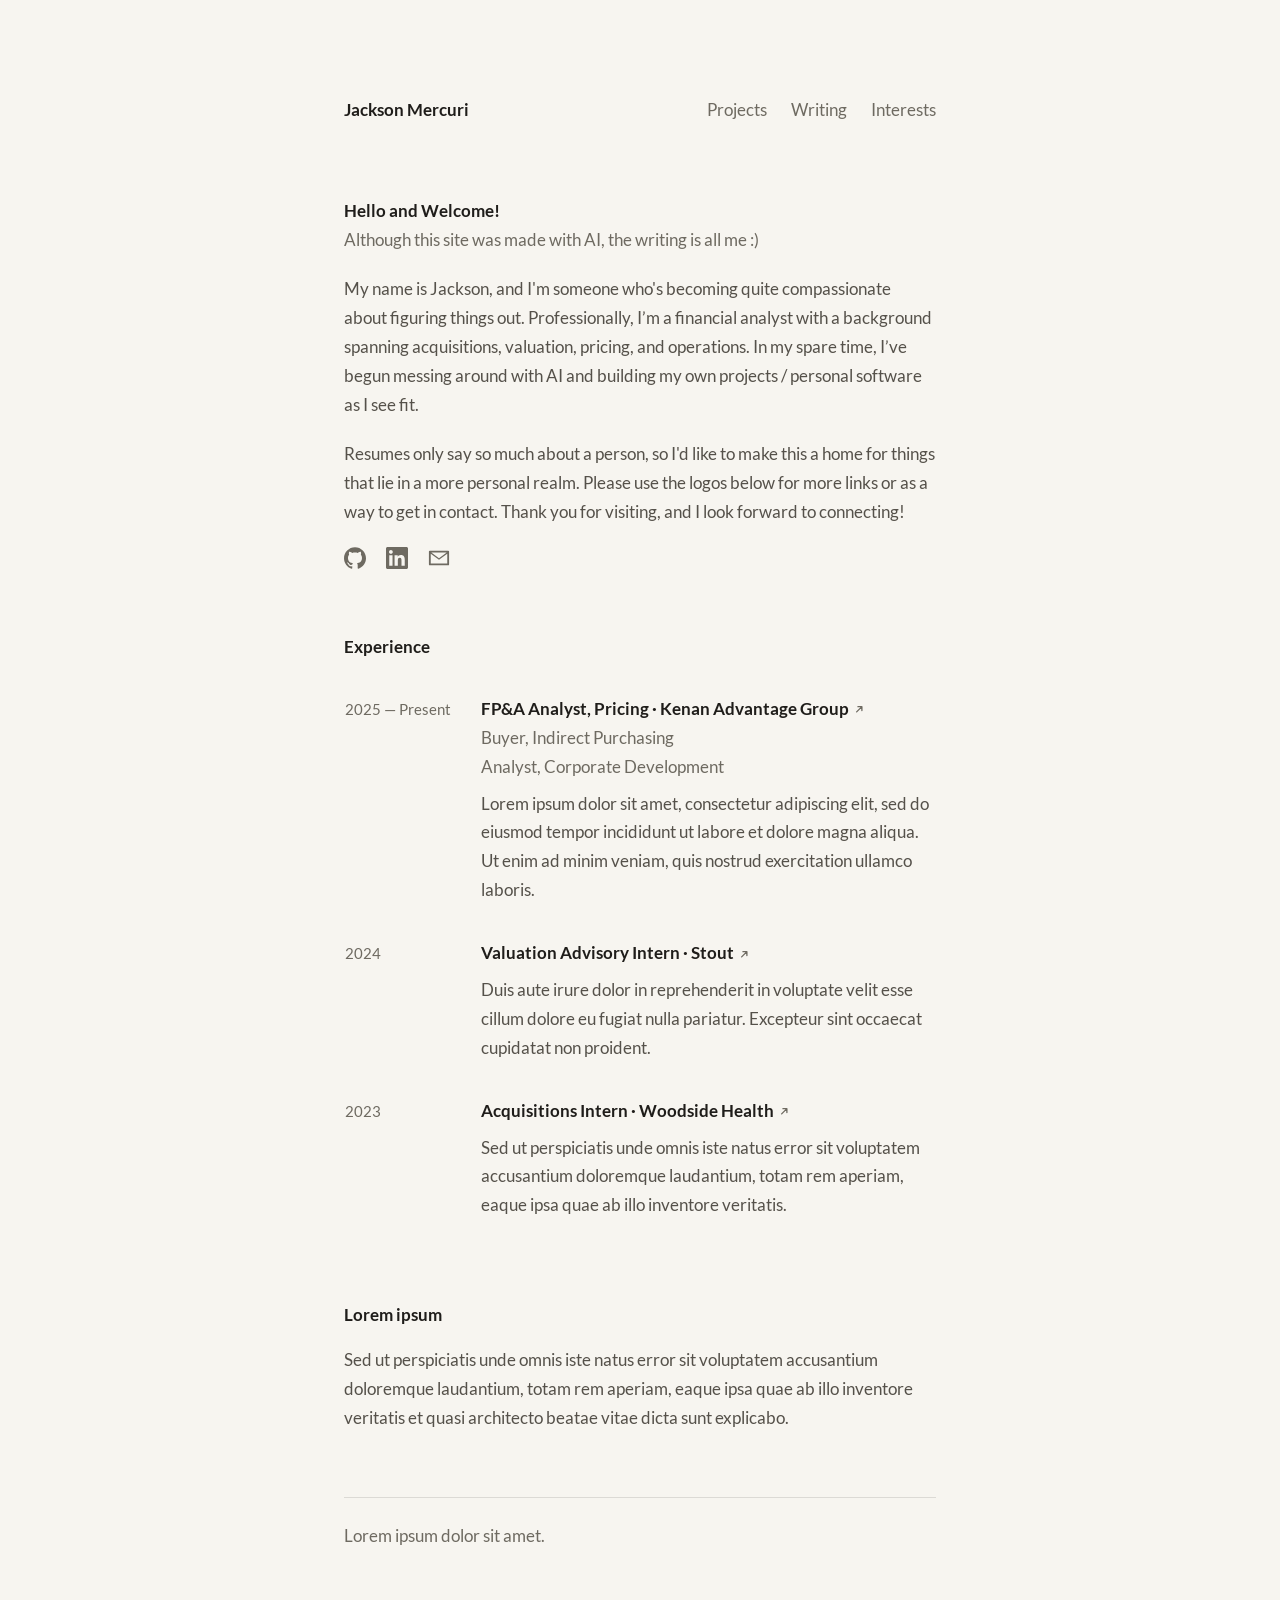
<file: public/index.html>
<!DOCTYPE html>
<html lang="en">
<head>
  <meta charset="utf-8">
  <meta name="viewport" content="width=device-width, initial-scale=1">
  <title>Jackson Mercuri</title>
  <meta name="description" content="Lorem ipsum dolor sit amet, consectetur adipiscing elit.">
  <meta name="color-scheme" content="light dark">
  <link rel="icon" href="favicon.ico" sizes="32x32">
  <link rel="icon" href="favicon.svg" type="image/svg+xml">
  <link rel="apple-touch-icon" href="apple-touch-icon.png">
  <link rel="preload" href="fonts/lato-400-normal.woff2" as="font" type="font/woff2" crossorigin>
  <link rel="preload" href="fonts/lato-700-normal.woff2" as="font" type="font/woff2" crossorigin>
  <link rel="stylesheet" href="css/style.css">
</head>
<body>
  <div class="glow" aria-hidden="true"></div>

  <div class="page">
    <header class="site-header">
      <a class="site-name" href="index.html" aria-current="page">Jackson Mercuri</a>
      <nav class="site-nav" aria-label="Main">
        <a href="projects/index.html">Projects</a>
        <a href="writing/index.html">Writing</a>
        <a href="interests.html">Interests</a>
      </nav>
    </header>

    <main>
      <section>
        <h1>Hello and Welcome!</h1>
        <p class="role">Although this site was made with AI, the writing is all me :)</p>
        <p>
          My name is Jackson, and I'm someone who's becoming quite compassionate about figuring things out.
          Professionally, I’m a financial analyst with a background spanning acquisitions, valuation, pricing, and operations.
          In my spare time, I’ve begun messing around with AI and building my own projects / personal software as I see fit.  
        </p>
        <p>
          Resumes only say so much about a person, so I'd like to make this a home for things that lie in a more personal realm.
          Please use the logos below for more links or as a way to get in contact. Thank you for visiting, and I look forward to connecting!
        </p>

        <ul class="social" role="list">
          <li>
            <a href="https://github.com/Cheeseball36" target="_blank" rel="noopener noreferrer" aria-label="GitHub (opens in new tab)">
              <svg viewBox="0 0 24 24" aria-hidden="true"><path d="M12 .297c-6.63 0-12 5.373-12 12 0 5.303 3.438 9.8 8.205 11.385.6.113.82-.258.82-.577 0-.285-.01-1.04-.015-2.04-3.338.724-4.042-1.61-4.042-1.61C4.422 18.07 3.633 17.7 3.633 17.7c-1.087-.744.084-.729.084-.729 1.205.084 1.838 1.236 1.838 1.236 1.07 1.835 2.809 1.305 3.495.998.108-.776.417-1.305.76-1.605-2.665-.3-5.466-1.332-5.466-5.93 0-1.31.465-2.38 1.235-3.22-.135-.303-.54-1.523.105-3.176 0 0 1.005-.322 3.3 1.23.96-.267 1.98-.399 3-.405 1.02.006 2.04.138 3 .405 2.28-1.552 3.285-1.23 3.285-1.23.645 1.653.24 2.873.12 3.176.765.84 1.23 1.91 1.23 3.22 0 4.61-2.805 5.625-5.475 5.92.42.36.81 1.096.81 2.22 0 1.606-.015 2.896-.015 3.286 0 .315.21.69.825.57C20.565 22.092 24 17.592 24 12.297c0-6.627-5.373-12-12-12"/></svg>
            </a>
          </li>
          <li>
            <a href="https://www.linkedin.com/in/jackson-mercuri" target="_blank" rel="noopener noreferrer" aria-label="LinkedIn (opens in new tab)">
              <svg viewBox="0 0 24 24" aria-hidden="true"><path d="M20.447 20.452h-3.554v-5.569c0-1.328-.027-3.037-1.852-3.037-1.853 0-2.136 1.445-2.136 2.939v5.667H9.351V9h3.414v1.561h.046c.477-.9 1.637-1.85 3.37-1.85 3.601 0 4.267 2.37 4.267 5.455v6.286zM5.337 7.433c-1.144 0-2.063-.926-2.063-2.065 0-1.138.92-2.063 2.063-2.063 1.14 0 2.064.925 2.064 2.063 0 1.139-.925 2.065-2.064 2.065zm1.782 13.019H3.555V9h3.564v11.452zM22.225 0H1.771C.792 0 0 .774 0 1.729v20.542C0 23.227.792 24 1.771 24h20.451C23.2 24 24 23.227 24 22.271V1.729C24 .774 23.2 0 22.222 0h.003z"/></svg>
            </a>
          </li>
          <li>
            <a href="contact/index.html" aria-label="Contact">
              <svg viewBox="0 0 24 24" aria-hidden="true"><path d="M2 4h20a1 1 0 0 1 1 1v14a1 1 0 0 1-1 1H2a1 1 0 0 1-1-1V5a1 1 0 0 1 1-1zm1.6 2 8.4 6.3L20.4 6H3.6zM21 7.25l-9 6.75-9-6.75V18h18V7.25z"/></svg>
            </a>
          </li>
        </ul>
      </section>

      <section>
        <h2>Experience</h2>
        <ol class="cards" role="list">
          <li>
            <a class="card" href="https://www.thekag.com/" target="_blank" rel="noopener noreferrer">
              <span class="card-date">2025 — Present</span>
              <span class="card-body">
                <span class="card-title">FP&amp;A Analyst, Pricing · Kenan Advantage <span class="nowrap">Group <svg class="card-arrow" viewBox="0 0 12 12" aria-hidden="true"><path d="M3 9l6-6M4.5 3H9v4.5"/></svg></span><span class="visually-hidden"> (opens in new tab)</span></span>
                <span class="card-sub">Buyer, Indirect Purchasing</span>
                <span class="card-sub">Analyst, Corporate Development</span>
                <span class="card-text">
                  Lorem ipsum dolor sit amet, consectetur adipiscing elit, sed do eiusmod
                  tempor incididunt ut labore et dolore magna aliqua. Ut enim ad minim
                  veniam, quis nostrud exercitation ullamco laboris.
                </span>
              </span>
            </a>
          </li>
          <li>
            <a class="card" href="https://www.stout.com/en/" target="_blank" rel="noopener noreferrer">
              <span class="card-date">2024</span>
              <span class="card-body">
                <span class="card-title">Valuation Advisory Intern · <span class="nowrap">Stout <svg class="card-arrow" viewBox="0 0 12 12" aria-hidden="true"><path d="M3 9l6-6M4.5 3H9v4.5"/></svg></span><span class="visually-hidden"> (opens in new tab)</span></span>
                <span class="card-text">
                  Duis aute irure dolor in reprehenderit in voluptate velit esse cillum
                  dolore eu fugiat nulla pariatur. Excepteur sint occaecat cupidatat non
                  proident.
                </span>
              </span>
            </a>
          </li>
          <li>
            <a class="card" href="https://www.woodsidehealth.com/" target="_blank" rel="noopener noreferrer">
              <span class="card-date">2023</span>
              <span class="card-body">
                <span class="card-title">Acquisitions Intern · Woodside <span class="nowrap">Health <svg class="card-arrow" viewBox="0 0 12 12" aria-hidden="true"><path d="M3 9l6-6M4.5 3H9v4.5"/></svg></span><span class="visually-hidden"> (opens in new tab)</span></span>
                <span class="card-text">
                  Sed ut perspiciatis unde omnis iste natus error sit voluptatem
                  accusantium doloremque laudantium, totam rem aperiam, eaque ipsa quae
                  ab illo inventore veritatis.
                </span>
              </span>
            </a>
          </li>
        </ol>
      </section>

      <section>
        <h2>Lorem ipsum</h2>
        <p>
          Sed ut perspiciatis unde omnis iste natus error sit voluptatem accusantium
          doloremque laudantium, totam rem aperiam, eaque ipsa quae ab illo inventore
          veritatis et quasi architecto beatae vitae dicta sunt explicabo.
        </p>
      </section>
    </main>

    <footer class="site-footer">
      Lorem ipsum dolor sit amet.
    </footer>
  </div>

  <script src="js/site.js"></script>
</body>
</html>
</file>
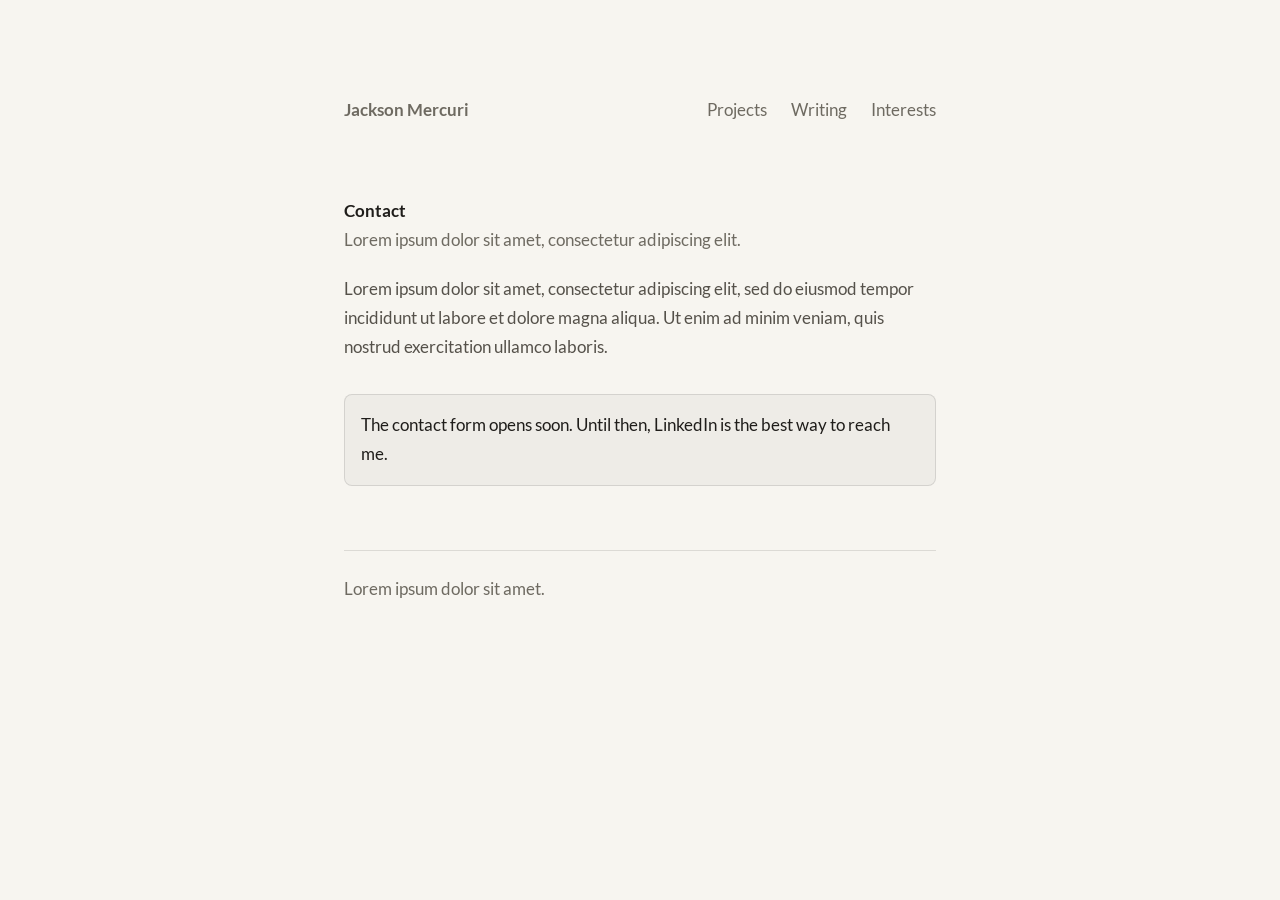
<file: public/contact/index.html>
<!DOCTYPE html>
<html lang="en">
<head>
  <meta charset="utf-8">
  <meta name="viewport" content="width=device-width, initial-scale=1">
  <title>Contact · Jackson Mercuri</title>
  <meta name="description" content="Lorem ipsum dolor sit amet, consectetur adipiscing elit.">
  <meta name="color-scheme" content="light dark">
  <meta name="robots" content="noindex">
  <link rel="icon" href="../favicon.ico" sizes="32x32">
  <link rel="icon" href="../favicon.svg" type="image/svg+xml">
  <link rel="apple-touch-icon" href="../apple-touch-icon.png">
  <link rel="preload" href="../fonts/lato-400-normal.woff2" as="font" type="font/woff2" crossorigin>
  <link rel="preload" href="../fonts/lato-700-normal.woff2" as="font" type="font/woff2" crossorigin>
  <link rel="stylesheet" href="../css/style.css">
</head>
<body>
  <div class="glow" aria-hidden="true"></div>

  <div class="page">
    <header class="site-header">
      <a class="site-name" href="../index.html">Jackson Mercuri</a>
      <nav class="site-nav" aria-label="Main">
        <a href="../projects/index.html">Projects</a>
        <a href="../writing/index.html">Writing</a>
        <a href="../interests.html">Interests</a>
      </nav>
    </header>

    <main>
      <section>
        <h1>Contact</h1>
        <p class="meta">Lorem ipsum dolor sit amet, consectetur adipiscing elit.</p>
        <p>Lorem ipsum dolor sit amet, consectetur adipiscing elit, sed do eiusmod tempor incididunt ut labore et dolore magna aliqua. Ut enim ad minim veniam, quis nostrud exercitation ullamco laboris.</p>

        <!-- Until email sending is approved: the note shows and the form is hidden.
             To open the form, delete this note and the word "hidden" below. -->
        <p class="form-closed">The contact form opens soon. Until then, LinkedIn is the best way to reach me.</p>

        <!-- Root-relative on purpose: the form program lives at the server root. -->
        <form class="contact-form" action="/cgi-bin/contact" method="post" hidden>
          <div class="field">
            <label for="name">Your name</label>
            <input id="name" name="name" type="text" required maxlength="50" autocomplete="name">
          </div>

          <div class="field">
            <label for="email">Your email</label>
            <input id="email" name="email" type="email" required maxlength="254" autocomplete="email" spellcheck="false">
            <p class="hint">My reply goes here, so it needs to be real.</p>
          </div>

          <div class="field">
            <label for="where">Where are you? <span class="optional">(optional)</span></label>
            <input id="where" name="where" type="text" maxlength="60" placeholder="City, country">
          </div>

          <div class="field">
            <label for="human">What is my last name?</label>
            <input id="human" name="human" type="text" required maxlength="40" autocomplete="off" spellcheck="false">
            <p class="hint">Proves you're a person, not a bot.</p>
          </div>

          <!-- Trap for bots: hidden from people and screen readers. Anything typed here is rejected. -->
          <div class="trap" aria-hidden="true">
            <label for="hp_x7">Leave this empty</label>
            <input id="hp_x7" name="hp_x7" type="text" tabindex="-1" autocomplete="off">
          </div>

          <button class="button" type="submit">Send</button>
        </form>
      </section>
    </main>

    <footer class="site-footer">
      Lorem ipsum dolor sit amet.
    </footer>
  </div>

  <script src="../js/site.js"></script>
</body>
</html>
</file>
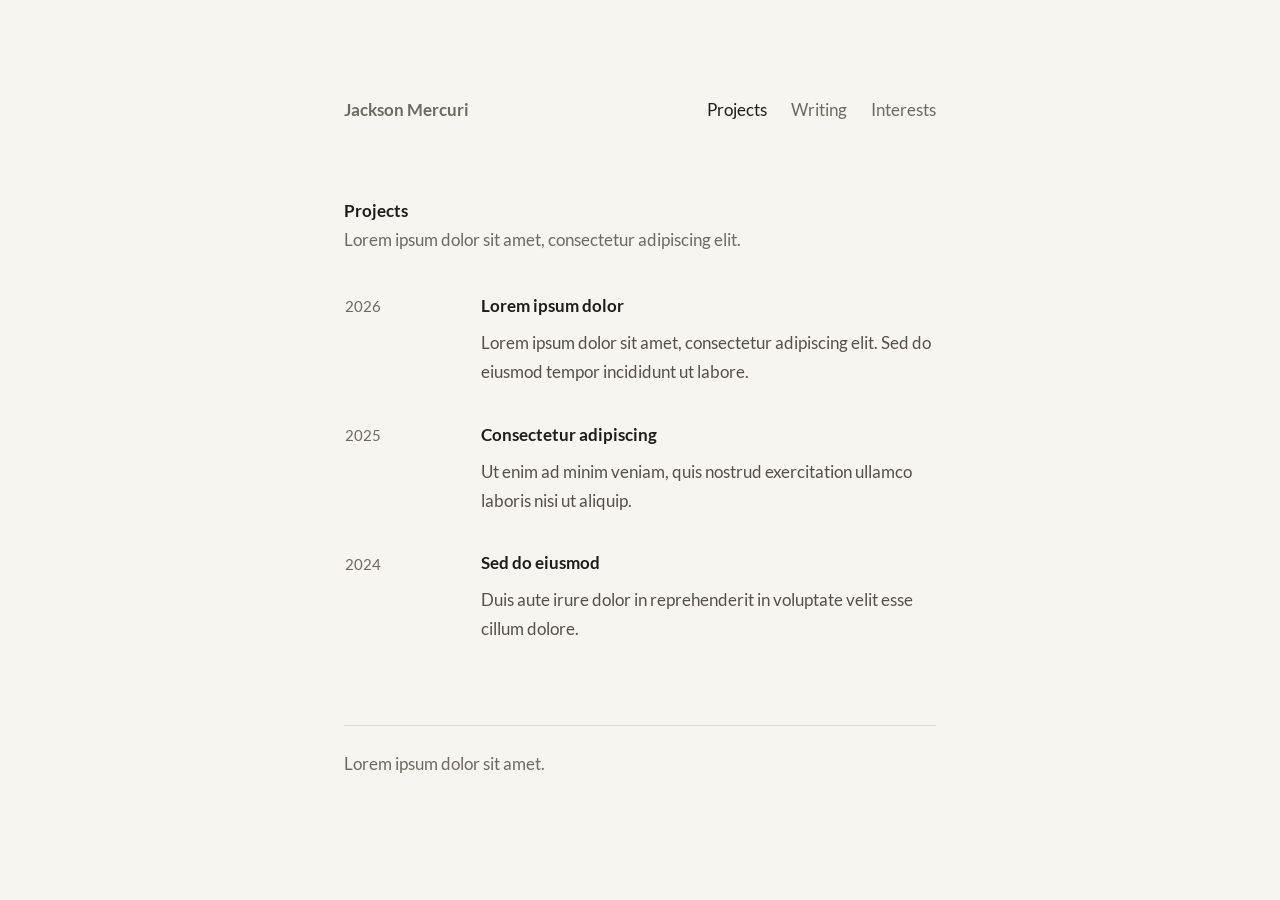
<file: public/projects/index.html>
<!DOCTYPE html>
<html lang="en">
<head>
  <meta charset="utf-8">
  <meta name="viewport" content="width=device-width, initial-scale=1">
  <title>Projects · Jackson Mercuri</title>
  <meta name="description" content="Lorem ipsum dolor sit amet, consectetur adipiscing elit.">
  <meta name="color-scheme" content="light dark">
  <link rel="icon" href="../favicon.ico" sizes="32x32">
  <link rel="icon" href="../favicon.svg" type="image/svg+xml">
  <link rel="apple-touch-icon" href="../apple-touch-icon.png">
  <link rel="preload" href="../fonts/lato-400-normal.woff2" as="font" type="font/woff2" crossorigin>
  <link rel="preload" href="../fonts/lato-700-normal.woff2" as="font" type="font/woff2" crossorigin>
  <link rel="stylesheet" href="../css/style.css">
</head>
<body>
  <div class="glow" aria-hidden="true"></div>

  <div class="page">
    <header class="site-header">
      <a class="site-name" href="../index.html">Jackson Mercuri</a>
      <nav class="site-nav" aria-label="Main">
        <a href="../projects/index.html" aria-current="page">Projects</a>
        <a href="../writing/index.html">Writing</a>
        <a href="../interests.html">Interests</a>
      </nav>
    </header>

    <main>
      <section>
        <h1>Projects</h1>
        <p class="meta">Lorem ipsum dolor sit amet, consectetur adipiscing elit.</p>
        <ol class="cards" role="list">
          <li>
            <a class="card" href="example.html">
              <span class="card-date">2026</span>
              <span class="card-body">
                <span class="card-title">Lorem ipsum dolor</span>
                <span class="card-text">Lorem ipsum dolor sit amet, consectetur adipiscing elit. Sed do eiusmod tempor incididunt ut labore.</span>
              </span>
            </a>
          </li>
          <li>
            <a class="card" href="example.html">
              <span class="card-date">2025</span>
              <span class="card-body">
                <span class="card-title">Consectetur adipiscing</span>
                <span class="card-text">Ut enim ad minim veniam, quis nostrud exercitation ullamco laboris nisi ut aliquip.</span>
              </span>
            </a>
          </li>
          <li>
            <a class="card" href="example.html">
              <span class="card-date">2024</span>
              <span class="card-body">
                <span class="card-title">Sed do eiusmod</span>
                <span class="card-text">Duis aute irure dolor in reprehenderit in voluptate velit esse cillum dolore.</span>
              </span>
            </a>
          </li>
        </ol>
      </section>
    </main>

    <footer class="site-footer">
      Lorem ipsum dolor sit amet.
    </footer>
  </div>

  <script src="../js/site.js"></script>
</body>
</html>
</file>
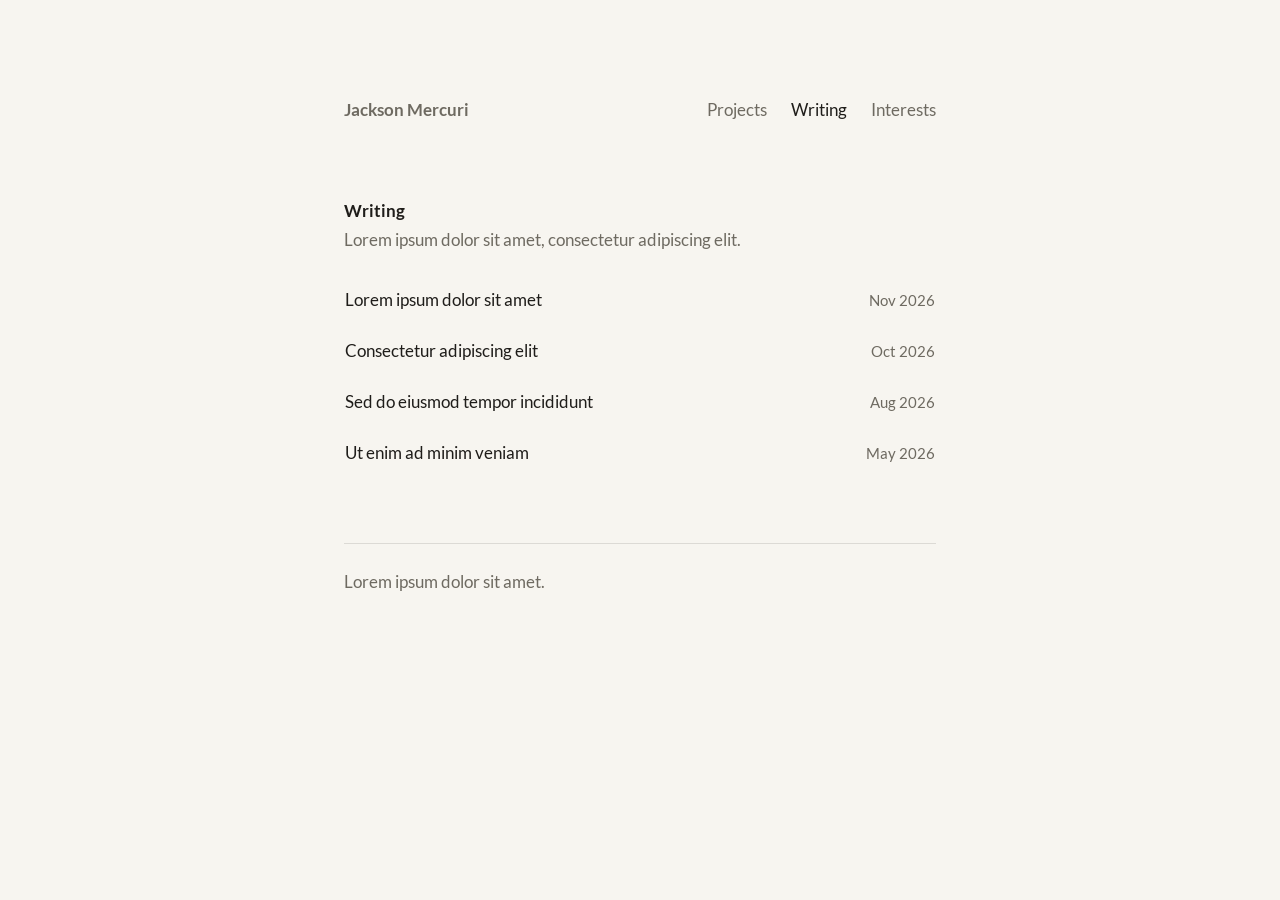
<file: public/writing/index.html>
<!DOCTYPE html>
<html lang="en">
<head>
  <meta charset="utf-8">
  <meta name="viewport" content="width=device-width, initial-scale=1">
  <title>Writing · Jackson Mercuri</title>
  <meta name="description" content="Lorem ipsum dolor sit amet, consectetur adipiscing elit.">
  <meta name="color-scheme" content="light dark">
  <link rel="icon" href="../favicon.ico" sizes="32x32">
  <link rel="icon" href="../favicon.svg" type="image/svg+xml">
  <link rel="apple-touch-icon" href="../apple-touch-icon.png">
  <link rel="preload" href="../fonts/lato-400-normal.woff2" as="font" type="font/woff2" crossorigin>
  <link rel="preload" href="../fonts/lato-700-normal.woff2" as="font" type="font/woff2" crossorigin>
  <link rel="stylesheet" href="../css/style.css">
</head>
<body>
  <div class="glow" aria-hidden="true"></div>

  <div class="page">
    <header class="site-header">
      <a class="site-name" href="../index.html">Jackson Mercuri</a>
      <nav class="site-nav" aria-label="Main">
        <a href="../projects/index.html">Projects</a>
        <a href="../writing/index.html" aria-current="page">Writing</a>
        <a href="../interests.html">Interests</a>
      </nav>
    </header>

    <main>
      <section>
        <h1>Writing</h1>
        <p class="meta">Lorem ipsum dolor sit amet, consectetur adipiscing elit.</p>
        <ol class="rows" role="list">
          <li>
            <a class="row" href="example.html">
              <span class="row-title">Lorem ipsum dolor sit amet</span>
              <span class="row-meta">Nov 2026</span>
            </a>
          </li>
          <li>
            <a class="row" href="example.html">
              <span class="row-title">Consectetur adipiscing elit</span>
              <span class="row-meta">Oct 2026</span>
            </a>
          </li>
          <li>
            <a class="row" href="example.html">
              <span class="row-title">Sed do eiusmod tempor incididunt</span>
              <span class="row-meta">Aug 2026</span>
            </a>
          </li>
          <li>
            <a class="row" href="example.html">
              <span class="row-title">Ut enim ad minim veniam</span>
              <span class="row-meta">May 2026</span>
            </a>
          </li>
        </ol>
      </section>
    </main>

    <footer class="site-footer">
      Lorem ipsum dolor sit amet.
    </footer>
  </div>

  <script src="../js/site.js"></script>
</body>
</html>
</file>
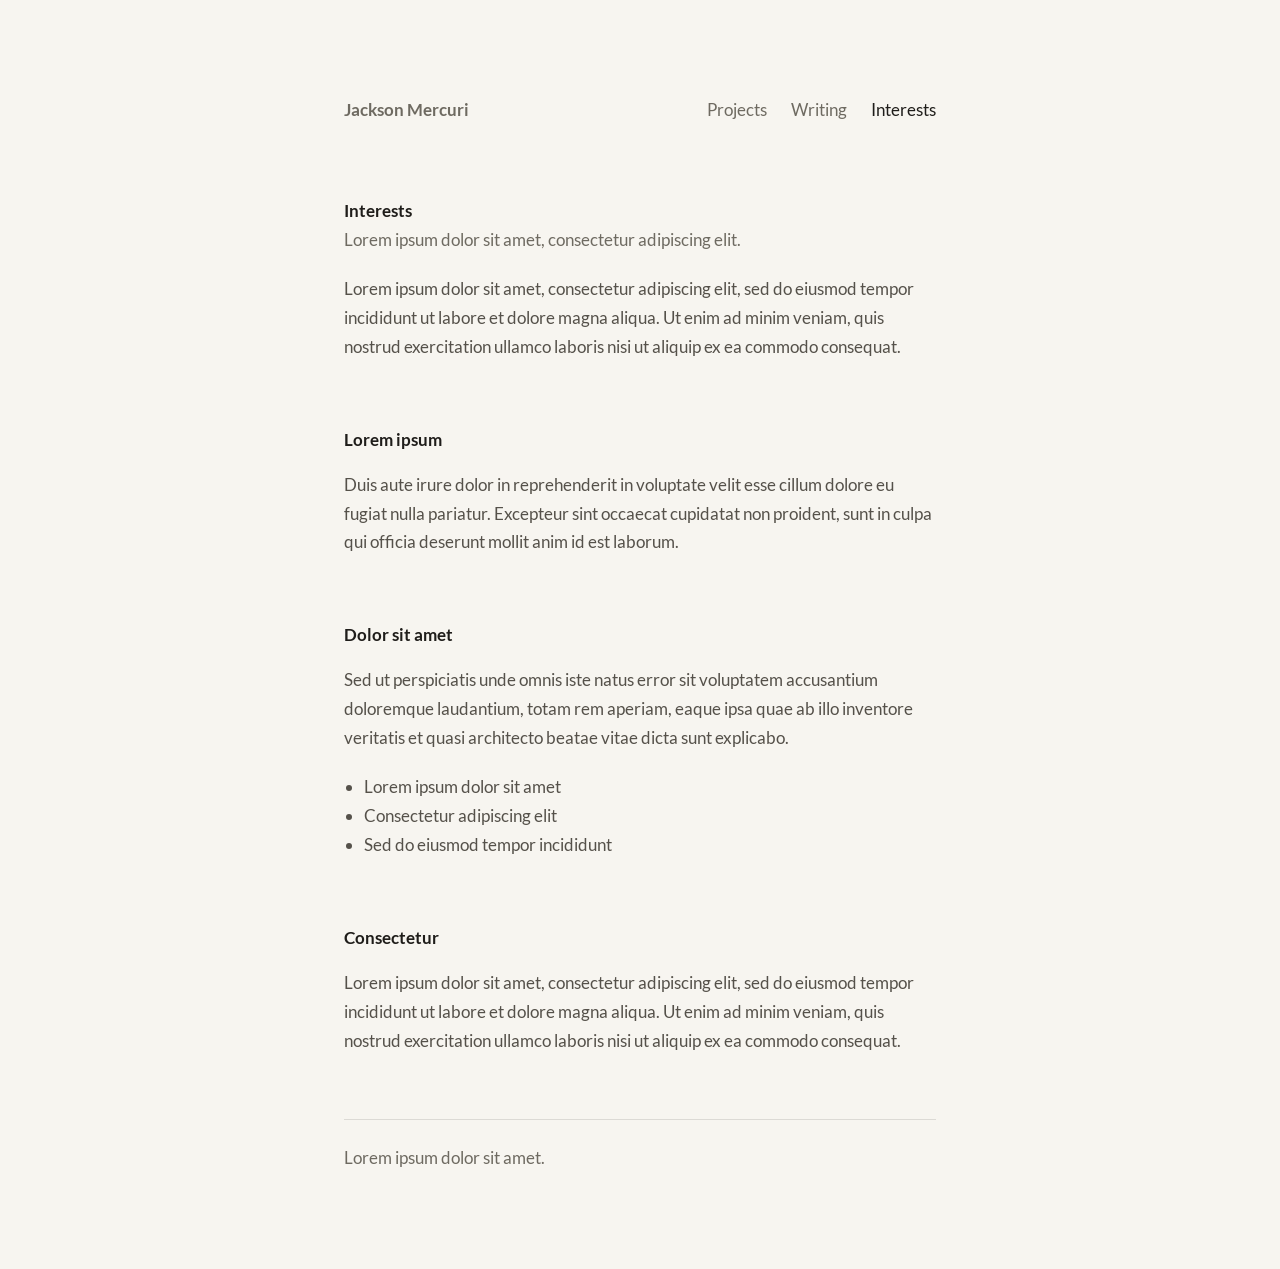
<file: public/interests.html>
<!DOCTYPE html>
<html lang="en">
<head>
  <meta charset="utf-8">
  <meta name="viewport" content="width=device-width, initial-scale=1">
  <title>Interests · Jackson Mercuri</title>
  <meta name="description" content="Lorem ipsum dolor sit amet, consectetur adipiscing elit.">
  <meta name="color-scheme" content="light dark">
  <link rel="icon" href="favicon.ico" sizes="32x32">
  <link rel="icon" href="favicon.svg" type="image/svg+xml">
  <link rel="apple-touch-icon" href="apple-touch-icon.png">
  <link rel="preload" href="fonts/lato-400-normal.woff2" as="font" type="font/woff2" crossorigin>
  <link rel="preload" href="fonts/lato-700-normal.woff2" as="font" type="font/woff2" crossorigin>
  <link rel="stylesheet" href="css/style.css">
</head>
<body>
  <div class="glow" aria-hidden="true"></div>

  <div class="page">
    <header class="site-header">
      <a class="site-name" href="index.html">Jackson Mercuri</a>
      <nav class="site-nav" aria-label="Main">
        <a href="projects/index.html">Projects</a>
        <a href="writing/index.html">Writing</a>
        <a href="interests.html" aria-current="page">Interests</a>
      </nav>
    </header>

    <main>
      <section>
        <h1>Interests</h1>
        <p class="meta">Lorem ipsum dolor sit amet, consectetur adipiscing elit.</p>
        <p>Lorem ipsum dolor sit amet, consectetur adipiscing elit, sed do eiusmod tempor incididunt ut labore et dolore magna aliqua. Ut enim ad minim veniam, quis nostrud exercitation ullamco laboris nisi ut aliquip ex ea commodo consequat.</p>
      </section>

      <section>
        <h2>Lorem ipsum</h2>
        <p>Duis aute irure dolor in reprehenderit in voluptate velit esse cillum dolore eu fugiat nulla pariatur. Excepteur sint occaecat cupidatat non proident, sunt in culpa qui officia deserunt mollit anim id est laborum.</p>
      </section>

      <section>
        <h2>Dolor sit amet</h2>
        <p>Sed ut perspiciatis unde omnis iste natus error sit voluptatem accusantium doloremque laudantium, totam rem aperiam, eaque ipsa quae ab illo inventore veritatis et quasi architecto beatae vitae dicta sunt explicabo.</p>
        <ul>
          <li>Lorem ipsum dolor sit amet</li>
          <li>Consectetur adipiscing elit</li>
          <li>Sed do eiusmod tempor incididunt</li>
        </ul>
      </section>

      <section>
        <h2>Consectetur</h2>
        <p>Lorem ipsum dolor sit amet, consectetur adipiscing elit, sed do eiusmod tempor incididunt ut labore et dolore magna aliqua. Ut enim ad minim veniam, quis nostrud exercitation ullamco laboris nisi ut aliquip ex ea commodo consequat.</p>
      </section>
    </main>

    <footer class="site-footer">
      Lorem ipsum dolor sit amet.
    </footer>
  </div>

  <script src="js/site.js"></script>
</body>
</html>
</file>
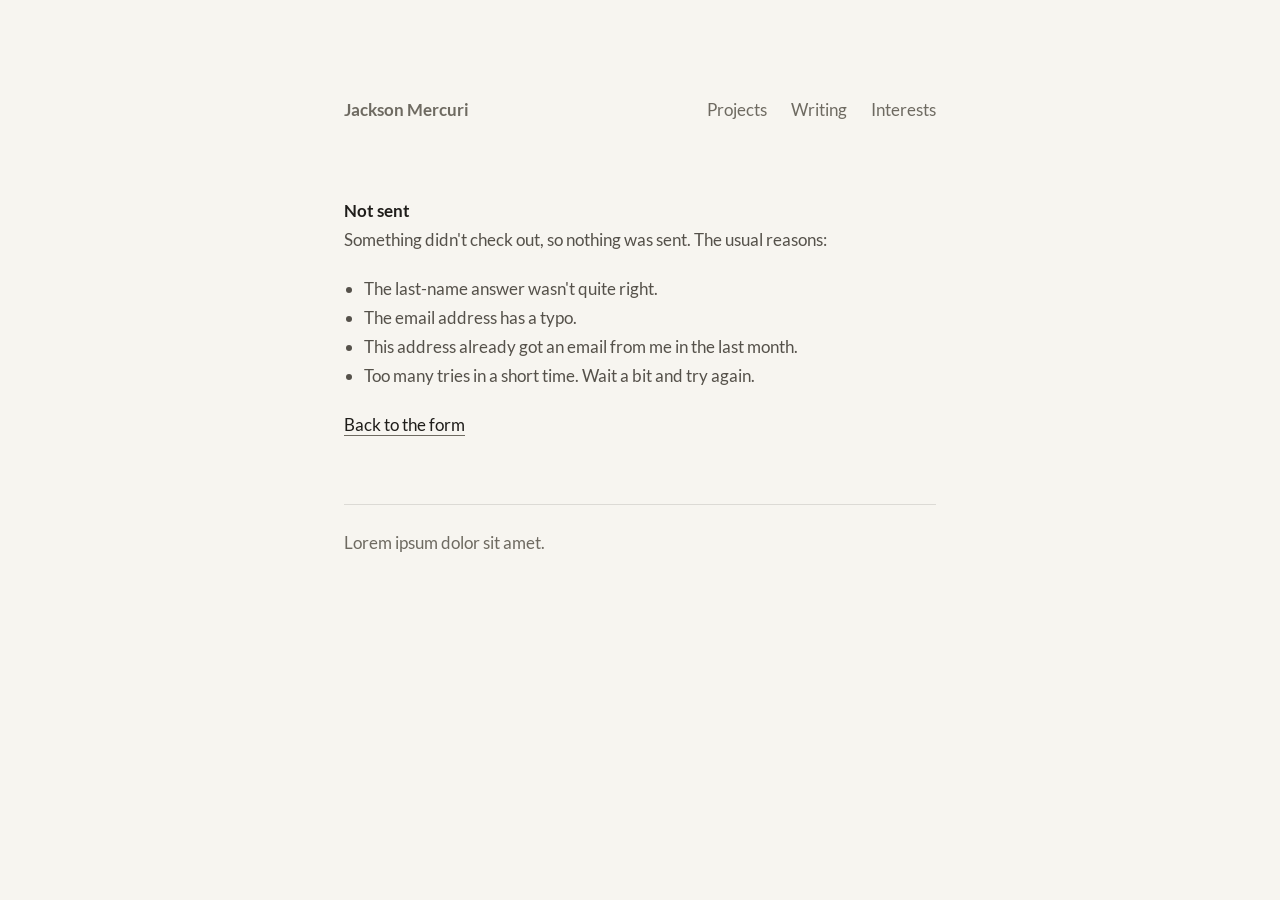
<file: public/contact/not-sent.html>
<!DOCTYPE html>
<html lang="en">
<head>
  <meta charset="utf-8">
  <meta name="viewport" content="width=device-width, initial-scale=1">
  <title>Not sent · Jackson Mercuri</title>
  <meta name="description" content="Lorem ipsum dolor sit amet, consectetur adipiscing elit.">
  <meta name="color-scheme" content="light dark">
  <meta name="robots" content="noindex">
  <link rel="icon" href="../favicon.ico" sizes="32x32">
  <link rel="icon" href="../favicon.svg" type="image/svg+xml">
  <link rel="apple-touch-icon" href="../apple-touch-icon.png">
  <link rel="preload" href="../fonts/lato-400-normal.woff2" as="font" type="font/woff2" crossorigin>
  <link rel="preload" href="../fonts/lato-700-normal.woff2" as="font" type="font/woff2" crossorigin>
  <link rel="stylesheet" href="../css/style.css">
</head>
<body>
  <div class="glow" aria-hidden="true"></div>

  <div class="page">
    <header class="site-header">
      <a class="site-name" href="../index.html">Jackson Mercuri</a>
      <nav class="site-nav" aria-label="Main">
        <a href="../projects/index.html">Projects</a>
        <a href="../writing/index.html">Writing</a>
        <a href="../interests.html">Interests</a>
      </nav>
    </header>

    <main>
      <section>
        <h1>Not sent</h1>
        <p>Something didn't check out, so nothing was sent. The usual reasons:</p>
        <ul>
          <li>The last-name answer wasn't quite right.</li>
          <li>The email address has a typo.</li>
          <li>This address already got an email from me in the last month.</li>
          <li>Too many tries in a short time. Wait a bit and try again.</li>
        </ul>
        <p><a href="index.html">Back to the form</a></p>
      </section>
    </main>

    <footer class="site-footer">
      Lorem ipsum dolor sit amet.
    </footer>
  </div>

  <script src="../js/site.js"></script>
</body>
</html>
</file>
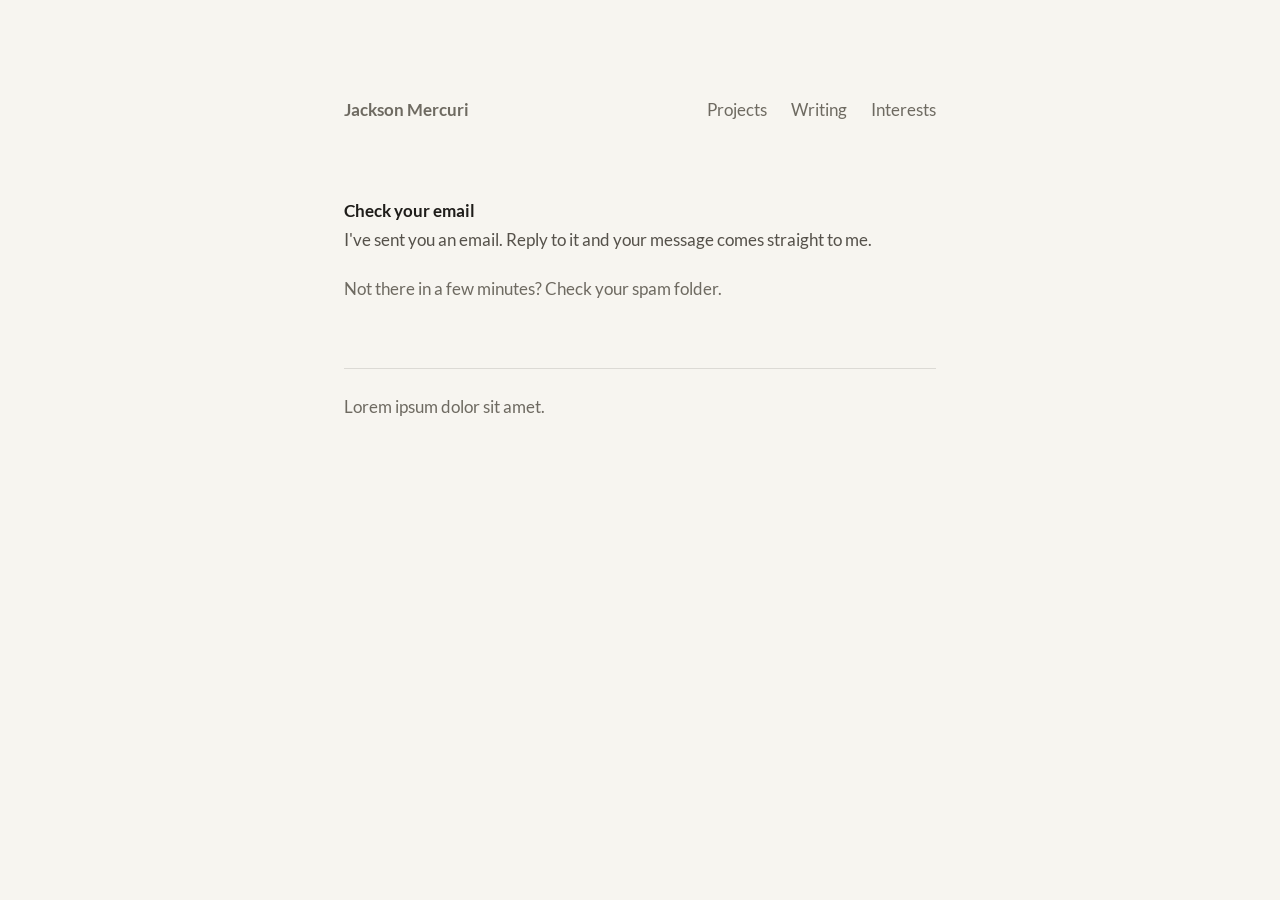
<file: public/contact/sent.html>
<!DOCTYPE html>
<html lang="en">
<head>
  <meta charset="utf-8">
  <meta name="viewport" content="width=device-width, initial-scale=1">
  <title>Check your email · Jackson Mercuri</title>
  <meta name="description" content="Lorem ipsum dolor sit amet, consectetur adipiscing elit.">
  <meta name="color-scheme" content="light dark">
  <meta name="robots" content="noindex">
  <link rel="icon" href="../favicon.ico" sizes="32x32">
  <link rel="icon" href="../favicon.svg" type="image/svg+xml">
  <link rel="apple-touch-icon" href="../apple-touch-icon.png">
  <link rel="preload" href="../fonts/lato-400-normal.woff2" as="font" type="font/woff2" crossorigin>
  <link rel="preload" href="../fonts/lato-700-normal.woff2" as="font" type="font/woff2" crossorigin>
  <link rel="stylesheet" href="../css/style.css">
</head>
<body>
  <div class="glow" aria-hidden="true"></div>

  <div class="page">
    <header class="site-header">
      <a class="site-name" href="../index.html">Jackson Mercuri</a>
      <nav class="site-nav" aria-label="Main">
        <a href="../projects/index.html">Projects</a>
        <a href="../writing/index.html">Writing</a>
        <a href="../interests.html">Interests</a>
      </nav>
    </header>

    <main>
      <section>
        <h1>Check your email</h1>
        <p>I've sent you an email. Reply to it and your message comes straight to me.</p>
        <p class="meta">Not there in a few minutes? Check your spam folder.</p>
      </section>
    </main>

    <footer class="site-footer">
      Lorem ipsum dolor sit amet.
    </footer>
  </div>

  <script src="../js/site.js"></script>
</body>
</html>
</file>
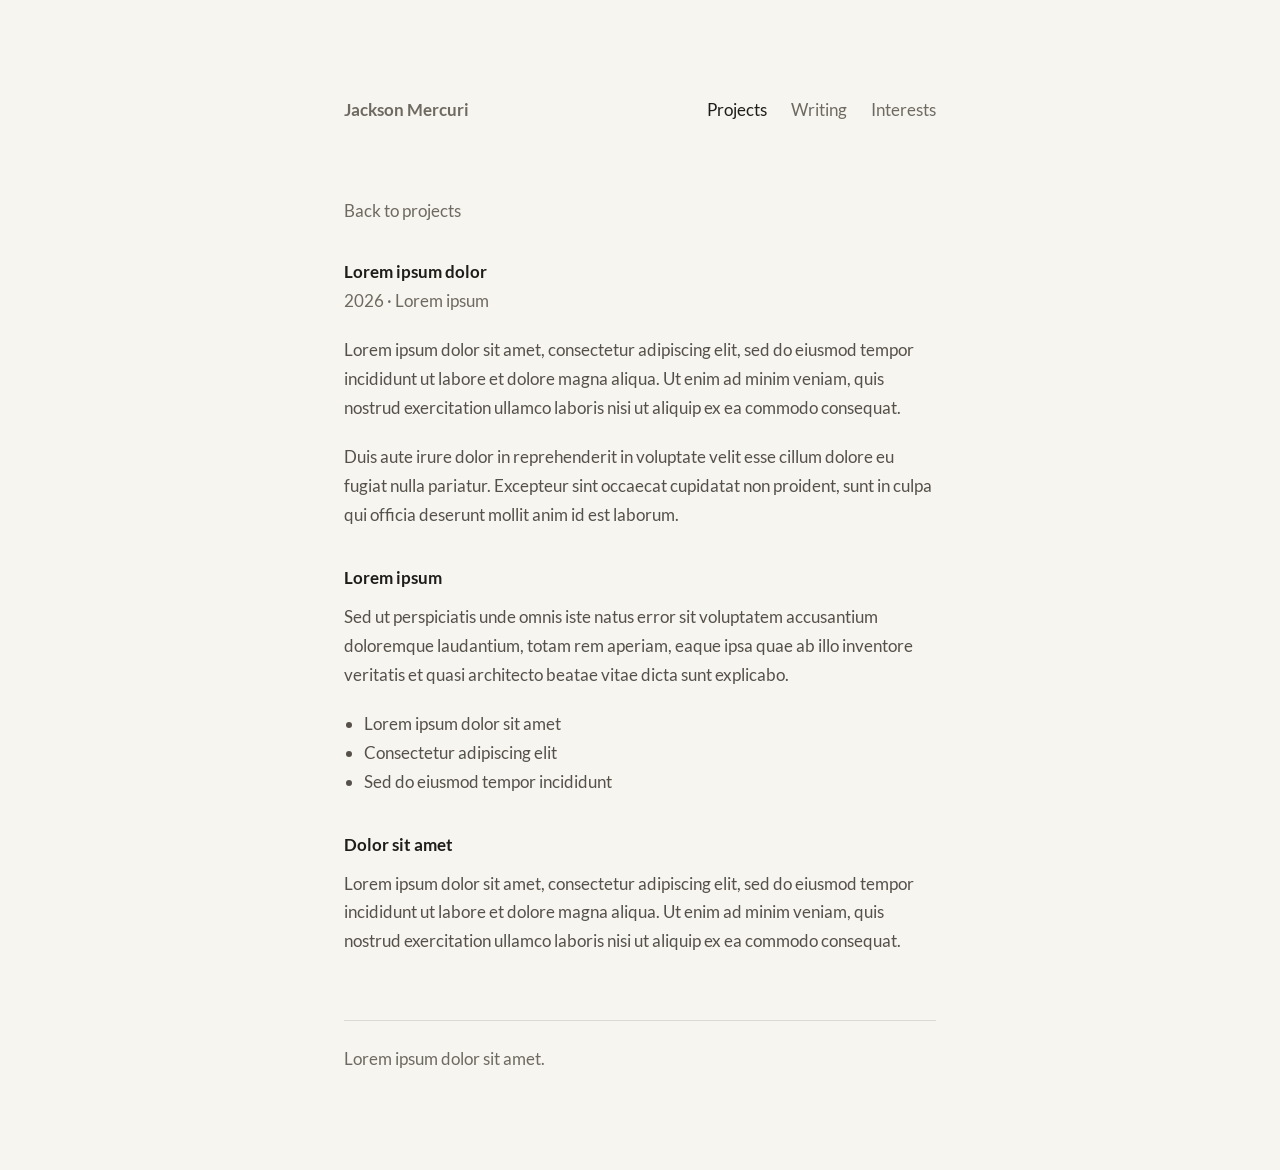
<file: public/projects/example.html>
<!DOCTYPE html>
<html lang="en">
<head>
  <meta charset="utf-8">
  <meta name="viewport" content="width=device-width, initial-scale=1">
  <title>Lorem ipsum dolor · Jackson Mercuri</title>
  <meta name="description" content="Lorem ipsum dolor sit amet, consectetur adipiscing elit.">
  <meta name="color-scheme" content="light dark">
  <link rel="icon" href="../favicon.ico" sizes="32x32">
  <link rel="icon" href="../favicon.svg" type="image/svg+xml">
  <link rel="apple-touch-icon" href="../apple-touch-icon.png">
  <link rel="preload" href="../fonts/lato-400-normal.woff2" as="font" type="font/woff2" crossorigin>
  <link rel="preload" href="../fonts/lato-700-normal.woff2" as="font" type="font/woff2" crossorigin>
  <link rel="stylesheet" href="../css/style.css">
</head>
<body>
  <div class="glow" aria-hidden="true"></div>

  <div class="page">
    <header class="site-header">
      <a class="site-name" href="../index.html">Jackson Mercuri</a>
      <nav class="site-nav" aria-label="Main">
        <a href="../projects/index.html" aria-current="page">Projects</a>
        <a href="../writing/index.html">Writing</a>
        <a href="../interests.html">Interests</a>
      </nav>
    </header>

    <main>
      <article>
        <a class="back" href="index.html">Back to projects</a>
        <h1>Lorem ipsum dolor</h1>
        <p class="meta">2026 · Lorem ipsum</p>
        <p>Lorem ipsum dolor sit amet, consectetur adipiscing elit, sed do eiusmod tempor incididunt ut labore et dolore magna aliqua. Ut enim ad minim veniam, quis nostrud exercitation ullamco laboris nisi ut aliquip ex ea commodo consequat.</p>
        <p>Duis aute irure dolor in reprehenderit in voluptate velit esse cillum dolore eu fugiat nulla pariatur. Excepteur sint occaecat cupidatat non proident, sunt in culpa qui officia deserunt mollit anim id est laborum.</p>
        <h2>Lorem ipsum</h2>
        <p>Sed ut perspiciatis unde omnis iste natus error sit voluptatem accusantium doloremque laudantium, totam rem aperiam, eaque ipsa quae ab illo inventore veritatis et quasi architecto beatae vitae dicta sunt explicabo.</p>
        <ul>
          <li>Lorem ipsum dolor sit amet</li>
          <li>Consectetur adipiscing elit</li>
          <li>Sed do eiusmod tempor incididunt</li>
        </ul>
        <h2>Dolor sit amet</h2>
        <p>Lorem ipsum dolor sit amet, consectetur adipiscing elit, sed do eiusmod tempor incididunt ut labore et dolore magna aliqua. Ut enim ad minim veniam, quis nostrud exercitation ullamco laboris nisi ut aliquip ex ea commodo consequat.</p>
      </article>
    </main>

    <footer class="site-footer">
      Lorem ipsum dolor sit amet.
    </footer>
  </div>

  <script src="../js/site.js"></script>
</body>
</html>
</file>
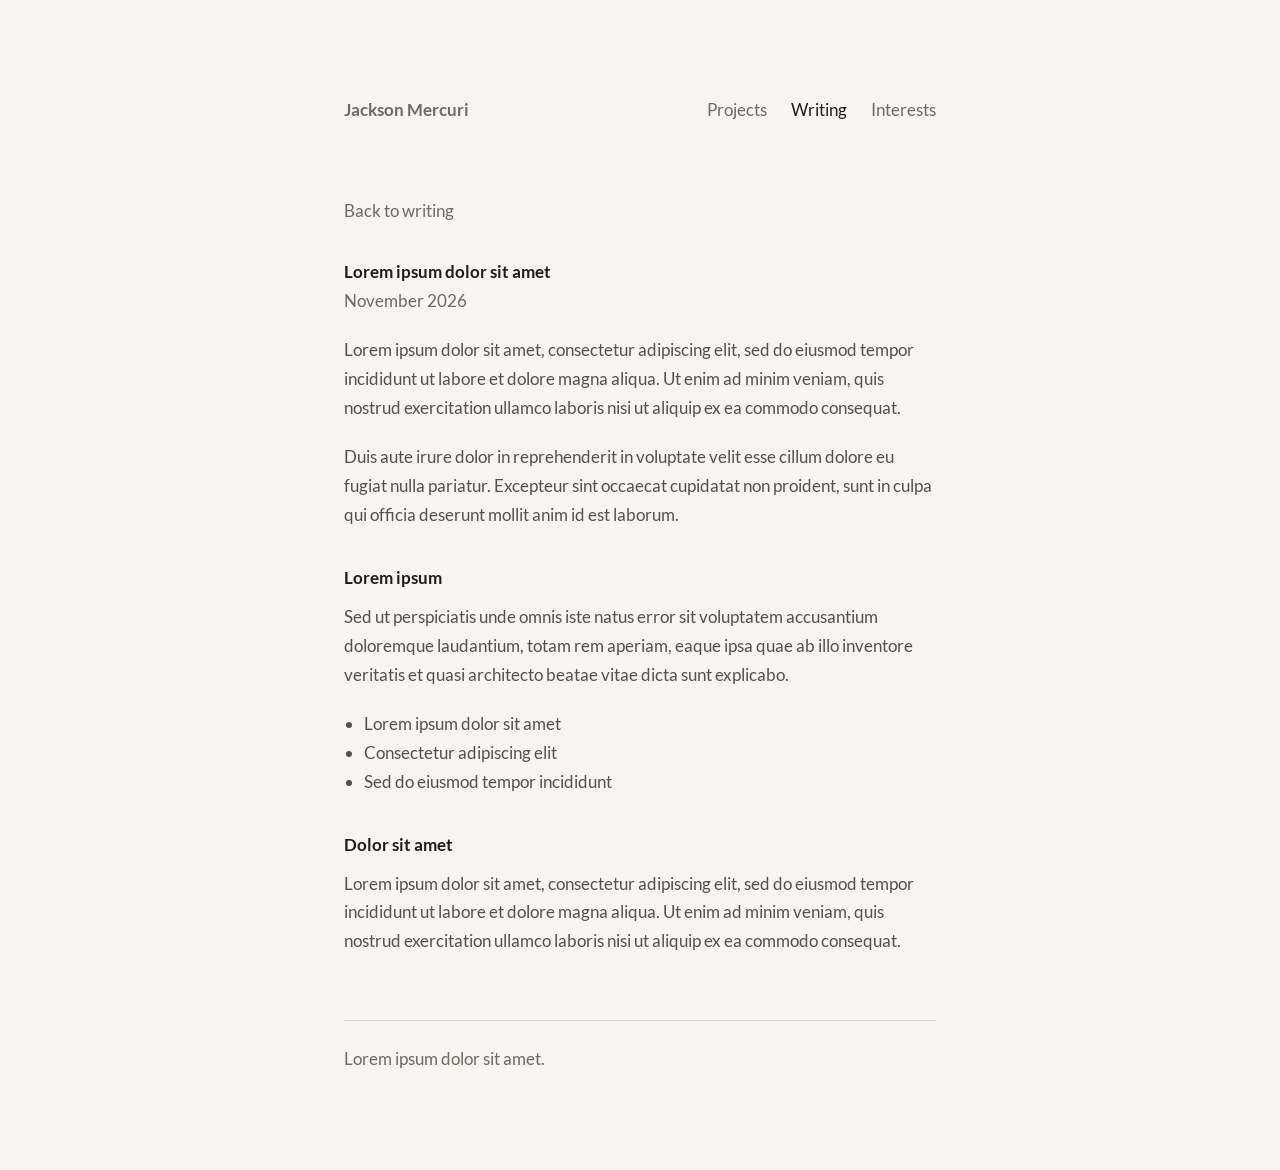
<file: public/writing/example.html>
<!DOCTYPE html>
<html lang="en">
<head>
  <meta charset="utf-8">
  <meta name="viewport" content="width=device-width, initial-scale=1">
  <title>Lorem ipsum dolor sit amet · Jackson Mercuri</title>
  <meta name="description" content="Lorem ipsum dolor sit amet, consectetur adipiscing elit.">
  <meta name="color-scheme" content="light dark">
  <link rel="icon" href="../favicon.ico" sizes="32x32">
  <link rel="icon" href="../favicon.svg" type="image/svg+xml">
  <link rel="apple-touch-icon" href="../apple-touch-icon.png">
  <link rel="preload" href="../fonts/lato-400-normal.woff2" as="font" type="font/woff2" crossorigin>
  <link rel="preload" href="../fonts/lato-700-normal.woff2" as="font" type="font/woff2" crossorigin>
  <link rel="stylesheet" href="../css/style.css">
</head>
<body>
  <div class="glow" aria-hidden="true"></div>

  <div class="page">
    <header class="site-header">
      <a class="site-name" href="../index.html">Jackson Mercuri</a>
      <nav class="site-nav" aria-label="Main">
        <a href="../projects/index.html">Projects</a>
        <a href="../writing/index.html" aria-current="page">Writing</a>
        <a href="../interests.html">Interests</a>
      </nav>
    </header>

    <main>
      <article>
        <a class="back" href="index.html">Back to writing</a>
        <h1>Lorem ipsum dolor sit amet</h1>
        <p class="meta">November 2026</p>
        <p>Lorem ipsum dolor sit amet, consectetur adipiscing elit, sed do eiusmod tempor incididunt ut labore et dolore magna aliqua. Ut enim ad minim veniam, quis nostrud exercitation ullamco laboris nisi ut aliquip ex ea commodo consequat.</p>
        <p>Duis aute irure dolor in reprehenderit in voluptate velit esse cillum dolore eu fugiat nulla pariatur. Excepteur sint occaecat cupidatat non proident, sunt in culpa qui officia deserunt mollit anim id est laborum.</p>
        <h2>Lorem ipsum</h2>
        <p>Sed ut perspiciatis unde omnis iste natus error sit voluptatem accusantium doloremque laudantium, totam rem aperiam, eaque ipsa quae ab illo inventore veritatis et quasi architecto beatae vitae dicta sunt explicabo.</p>
        <ul>
          <li>Lorem ipsum dolor sit amet</li>
          <li>Consectetur adipiscing elit</li>
          <li>Sed do eiusmod tempor incididunt</li>
        </ul>
        <h2>Dolor sit amet</h2>
        <p>Lorem ipsum dolor sit amet, consectetur adipiscing elit, sed do eiusmod tempor incididunt ut labore et dolore magna aliqua. Ut enim ad minim veniam, quis nostrud exercitation ullamco laboris nisi ut aliquip ex ea commodo consequat.</p>
      </article>
    </main>

    <footer class="site-footer">
      Lorem ipsum dolor sit amet.
    </footer>
  </div>

  <script src="../js/site.js"></script>
</body>
</html>
</file>
<file: public/css/style.css>
/* ---------- Font: Lato, served from this site ---------- */
@font-face {
  font-family: "Lato";
  src: url("../fonts/lato-400-normal.woff2") format("woff2");
  font-weight: 400;
  font-style: normal;
  font-display: swap;
}
@font-face {
  font-family: "Lato";
  src: url("../fonts/lato-400-italic.woff2") format("woff2");
  font-weight: 400;
  font-style: italic;
  font-display: swap;
}
@font-face {
  font-family: "Lato";
  src: url("../fonts/lato-700-normal.woff2") format("woff2");
  font-weight: 700;
  font-style: normal;
  font-display: swap;
}

/* ---------- Colors ---------- */
:root {
  color-scheme: light dark;

  /* light: warm paper */
  --bg: #f7f5f0;
  --text: #55514a;
  --strong: #1f1d1a;
  --muted: #6e6a61;
  --line: rgba(31, 29, 26, 0.12);
  --card-hover-bg: rgba(31, 29, 26, 0.04);
  --glow: rgba(255, 255, 255, 0.6);
}

@media (prefers-color-scheme: dark) {
  :root {
    /* dark: warm off-black */
    --bg: #1c1b19;
    --text: #aba699;
    --strong: #efece4;
    --muted: #908b80;
    --line: rgba(239, 236, 228, 0.12);
    --card-hover-bg: rgba(239, 236, 228, 0.045);
    --glow: rgba(255, 222, 173, 0.045);
  }
}

/* ---------- Base ---------- */
*,
*::before,
*::after {
  box-sizing: border-box;
}

html {
  -webkit-text-size-adjust: 100%;
}

body {
  margin: 0;
  background: var(--bg);
  color: var(--text);
  font-family: "Lato", system-ui, sans-serif;
  font-size: 1.0625rem; /* 17px at the default browser setting */
  line-height: 1.7;
  -webkit-font-smoothing: antialiased;
}

@keyframes fade-in {
  from {
    opacity: 0;
    transform: translateY(6px);
  }
  to {
    opacity: 1;
    transform: none;
  }
}

/* Light that follows the cursor (positioned by js/site.js) */
.glow {
  position: fixed;
  inset: 0;
  z-index: 0;
  pointer-events: none;
  opacity: 0;
  transition: opacity 0.4s ease;
  background: radial-gradient(
    375px circle at var(--x, 50%) var(--y, 50%),
    var(--glow),
    transparent 75%
  );
}
.glow.on {
  opacity: 1;
}

.page {
  position: relative;
  z-index: 1;
  max-width: 640px;
  margin: 0 auto;
  padding: 96px 24px;
  /* The fade-in lives here, not on <body>: an animated transform on an
     ancestor of .glow would make its fixed position scroll with the page. */
  animation: fade-in 0.9s ease both;
}

/* ---------- Text ---------- */
h1,
h2,
h3 {
  margin: 0;
  font-size: inherit; /* headings stand out by weight and color, not size */
  font-weight: 700;
  color: var(--strong);
}

p {
  margin: 0 0 1.2em;
}

a {
  color: var(--strong);
  text-decoration: underline;
  text-decoration-color: var(--muted);
  text-decoration-thickness: 1px;
  text-underline-offset: 4px;
  transition: text-decoration-color 0.15s ease, color 0.15s ease;
}
a:hover {
  text-decoration-color: currentColor;
}

:focus-visible {
  outline: 2px solid var(--strong);
  outline-offset: 3px;
  border-radius: 4px;
}

/* Read by screen readers, not shown on screen */
.visually-hidden {
  position: absolute;
  width: 1px;
  height: 1px;
  overflow: hidden;
  clip-path: inset(50%);
  white-space: nowrap;
}

.nowrap {
  white-space: nowrap;
}

/* ---------- Header ---------- */
.site-header {
  display: flex;
  flex-wrap: wrap;
  align-items: baseline;
  justify-content: space-between;
  gap: 8px 24px;
  margin-bottom: 72px;
}

.site-name {
  font-weight: 700;
  color: var(--strong);
  text-decoration: none;
}
/* away from the home page the name is a way back, so it reads as a link */
.site-name:not([aria-current="page"]) {
  color: var(--muted);
}
.site-name:not([aria-current="page"]):hover {
  color: var(--strong);
}

.site-nav {
  display: flex;
  gap: 24px;
}
.site-nav a {
  color: var(--muted);
  text-decoration: none;
}
.site-nav a:hover,
.site-nav a[aria-current="page"] {
  color: var(--strong);
}

/* ---------- Sections ---------- */
section {
  margin-bottom: 64px;
}

section > h2 {
  margin-bottom: 16px;
}

.role,
.meta {
  color: var(--muted);
}

/* keep the gap between sections even, whatever a section ends with */
section > :last-child {
  margin-bottom: 0;
}

/* ---------- Social logo links ---------- */
.social {
  display: flex;
  gap: 20px;
  margin: 0;
  padding: 0;
  list-style: none;
}
.social a {
  display: block;
  /* bigger tap area without moving the icons */
  padding: 6px;
  margin: -6px;
  color: var(--muted);
  transition: color 0.15s ease, transform 0.15s ease;
}
@media (hover: hover) {
  .social a:hover {
    color: var(--strong);
    transform: translateY(-2px);
  }
}
.social svg {
  display: block;
  width: 22px;
  height: 22px;
  fill: currentColor;
}

/* ---------- Experience cards ---------- */
.cards {
  list-style: none;
  margin: 0 -16px;
  padding: 0;
}

.card {
  display: grid;
  grid-template-columns: 120px 1fr;
  gap: 4px 16px;
  padding: 16px;
  border: 1px solid transparent;
  border-radius: 8px;
  color: inherit;
  text-decoration: none;
  transition: background-color 0.2s ease, border-color 0.2s ease, opacity 0.2s ease;
}

.card-date {
  color: var(--muted);
  font-size: 0.88em;
  padding-top: 0.15em;
}

.card-body > span {
  display: block;
}

.card-title {
  font-weight: 700;
  color: var(--strong);
}

.card-arrow {
  display: inline-block;
  width: 0.62em;
  height: 0.62em;
  margin-left: 2px;
  fill: none;
  stroke: currentColor;
  stroke-width: 1.5;
  stroke-linecap: round;
  stroke-linejoin: round;
  color: var(--muted);
  transition: transform 0.2s ease, color 0.2s ease;
}

.card-sub {
  color: var(--muted);
}

.card-text {
  margin-top: 8px;
}

@media (hover: hover) {
  .card:hover {
    background: var(--card-hover-bg);
    border-color: var(--line);
  }
  .card:hover .card-arrow {
    color: var(--strong);
    transform: translate(2px, -2px);
  }
  /* dim the cards that are not being pointed at */
  .cards:has(.card:hover) .card:not(:hover):not(:focus-visible) {
    opacity: 0.5;
  }
}

.card:focus-visible {
  background: var(--card-hover-bg);
  border-color: var(--line);
}

/* ---------- Rows (writing list) ---------- */
.rows {
  list-style: none;
  margin: 0 -16px;
  padding: 0;
}

.row {
  display: flex;
  align-items: baseline;
  justify-content: space-between;
  gap: 16px;
  padding: 10px 16px;
  border: 1px solid transparent;
  border-radius: 8px;
  text-decoration: none;
  transition: background-color 0.2s ease, border-color 0.2s ease, opacity 0.2s ease;
}

.row-meta {
  color: var(--muted);
  font-size: 0.88em;
  white-space: nowrap;
}

@media (hover: hover) {
  .row:hover {
    background: var(--card-hover-bg);
    border-color: var(--line);
  }
  .rows:has(.row:hover) .row:not(:hover):not(:focus-visible) {
    opacity: 0.5;
  }
}

.row:focus-visible {
  background: var(--card-hover-bg);
  border-color: var(--line);
}

/* ---------- Project and writing pages ---------- */
article {
  margin-bottom: 64px;
}

article > :last-child {
  margin-bottom: 0;
}

article h2 {
  margin: 2em 0 0.6em;
}

.back {
  display: inline-block;
  margin-bottom: 32px;
  color: var(--muted);
  text-decoration: none;
}
.back:hover {
  color: var(--strong);
}

main ul:not([class]) {
  margin: 0 0 1.2em;
  padding-left: 1.2em;
}

/* ---------- Contact form ---------- */
.contact-form {
  margin-top: 32px;
}

.field {
  margin-bottom: 24px;
}

.field label {
  display: block;
  margin-bottom: 6px;
  font-weight: 700;
  color: var(--strong);
}

.optional {
  font-weight: 400;
  color: var(--muted);
}

.field input {
  display: block;
  width: 100%;
  padding: 10px 12px;
  font: inherit;
  color: var(--strong);
  background: var(--card-hover-bg);
  border: 1px solid var(--line);
  border-radius: 8px;
  transition: border-color 0.15s ease;
}
.field input::placeholder {
  color: var(--muted);
  opacity: 1;
}
.field input:focus {
  outline: none;
  border-color: var(--strong);
}

.form-closed {
  margin-top: 32px;
  padding: 16px;
  border: 1px solid var(--line);
  border-radius: 8px;
  background: var(--card-hover-bg);
  color: var(--strong);
}

.hint {
  margin: 6px 0 0;
  font-size: 0.88em;
  color: var(--muted);
}

/* bot trap: off-screen rather than display:none, so naive bots still fill it */
.trap {
  position: absolute;
  left: -9999px;
  width: 1px;
  height: 1px;
  overflow: hidden;
}

.button {
  padding: 10px 22px;
  font: inherit;
  font-weight: 700;
  color: var(--bg);
  background: var(--strong);
  border: 1px solid var(--strong);
  border-radius: 8px;
  cursor: pointer;
  transition: opacity 0.15s ease;
}
@media (hover: hover) {
  .button:hover {
    opacity: 0.85;
  }
}

/* ---------- Footer ---------- */
.site-footer {
  padding-top: 24px;
  border-top: 1px solid var(--line);
  color: var(--muted);
}

/* ---------- Small screens / reduced motion ---------- */
@media (max-width: 480px) {
  .page {
    padding: 56px 20px 72px;
  }
  .site-header {
    margin-bottom: 48px;
  }
  .card {
    grid-template-columns: 1fr;
  }
}

@media (prefers-reduced-motion: reduce) {
  .page {
    animation: none;
  }
  .glow {
    display: none;
  }
  * {
    transition: none !important;
  }
}
</file>
